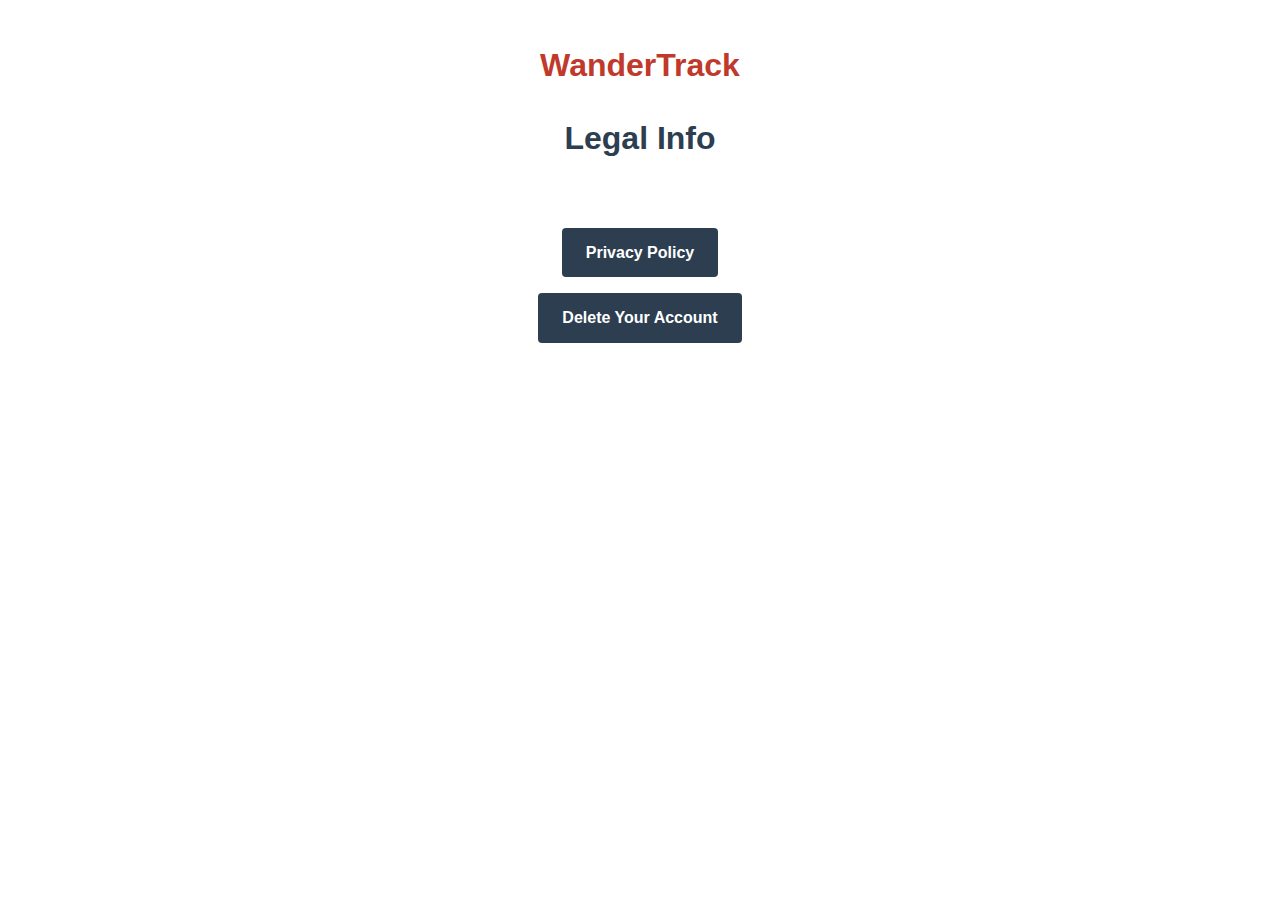
<file: docs/index.html>
<!DOCTYPE html>
<html lang="en">
<head>
    <meta charset="UTF-8">
    <meta name="viewport" content="width=device-width, initial-scale=1">
    <title>WanderTrack – Legal Info</title>
    <link rel="stylesheet" href="css/styles.css">
</head>
<body class="index">
<h1 id="title">WanderTrack</h1>
<h1>Legal Info</h1>
<ul style="list-style:none; padding:0; text-align:center;">
    <li>
        <a class="button" href="privacy.html">Privacy Policy</a>
    </li>
    <li>
        <a class="button" href="delete_account.html">Delete Your Account</a>
    </li>
</ul>
</body>
</html>
</file>
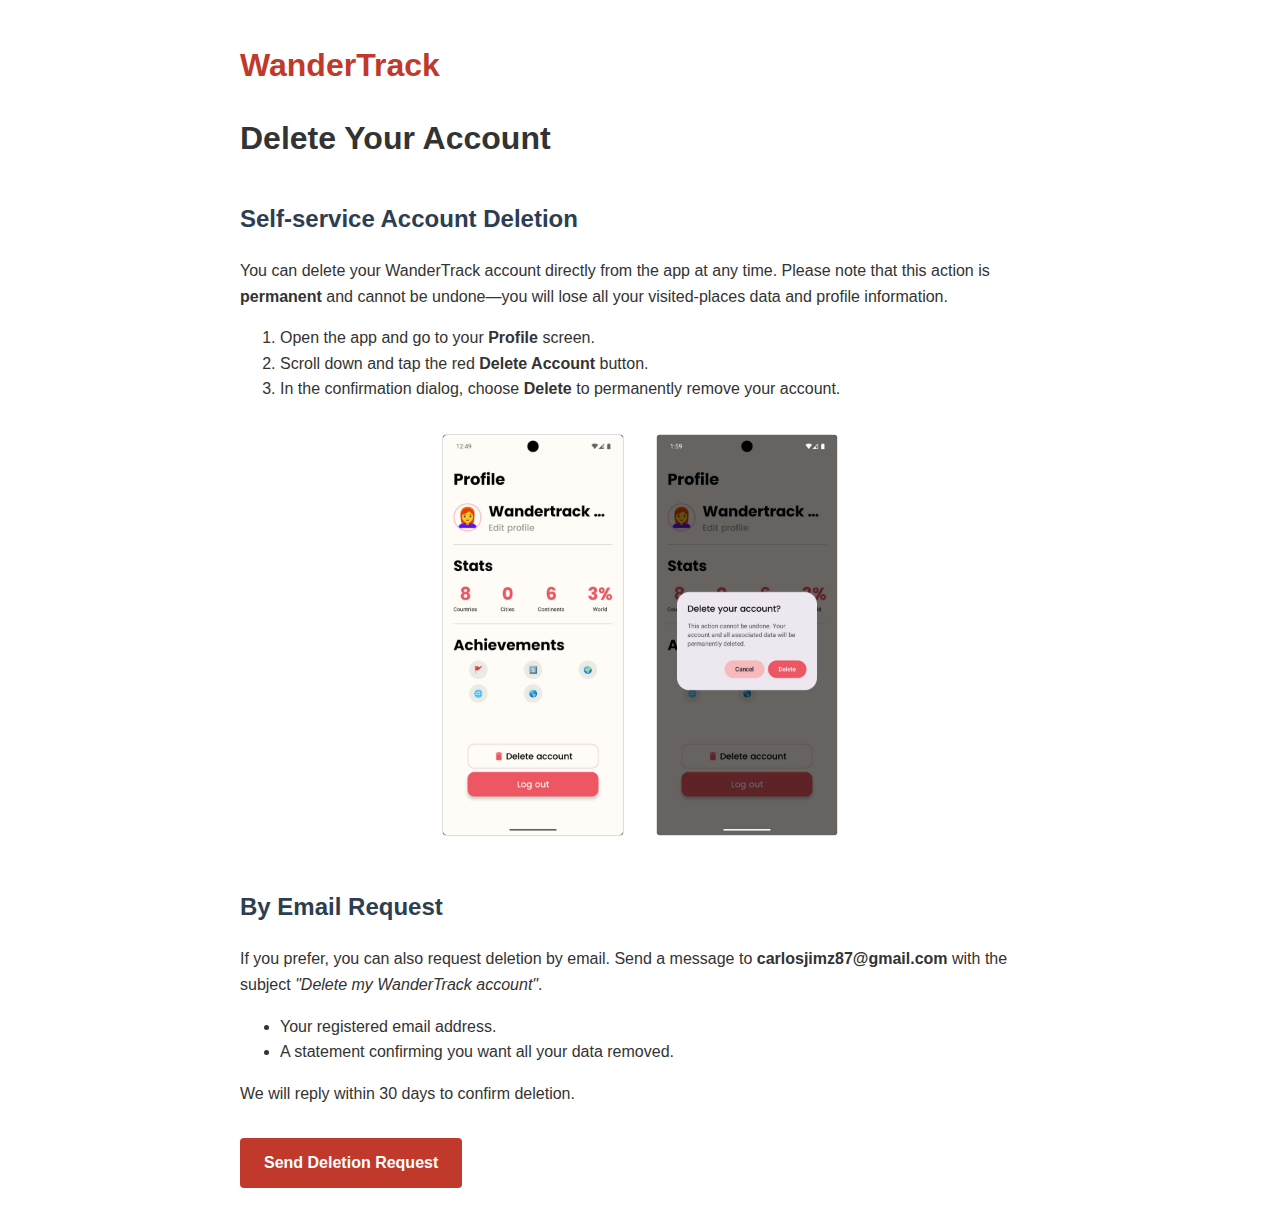
<file: docs/delete_account.html>
<!DOCTYPE html>
<html lang="en">
<head>
    <meta charset="UTF-8">
    <meta name="viewport" content="width=device-width, initial-scale=1">
    <meta name="description" content="Delete Your Account for WanderTrack App" />
    <title>Delete Account – WanderTrack</title>
    <link rel="stylesheet" href="css/styles.css">
</head>
<body>
<h1 id="title">WanderTrack</h1>
<h1>Delete Your Account</h1>

<h2>Self-service Account Deletion</h2>
<p>
    You can delete your WanderTrack account directly from the app at any time.
    Please note that this action is <strong>permanent</strong> and cannot be undone—you will
    lose all your visited-places data and profile information.
</p>
<ol>
    <li>Open the app and go to your <strong>Profile</strong> screen.</li>
    <li>Scroll down and tap the red <strong>Delete Account</strong> button.</li>
    <li>In the confirmation dialog, choose <strong>Delete</strong> to permanently remove your account.</li>
</ol>
<div class="image-row">
    <img
            src="images/delete_account.jpg"
            alt="Profile screen showing the Delete Account button"
    />
    <img
            src="images/delete_account_dialog.jpg"
            alt="Confirmation dialog asking to delete the account"
    />
</div>

<h2>By Email Request</h2>
<p>
    If you prefer, you can also request deletion by email. Send a message to
    <strong>carlosjimz87@gmail.com</strong> with the subject <em>"Delete my WanderTrack account"</em>.
</p>
<ul>
    <li>Your registered email address.</li>
    <li>A statement confirming you want all your data removed.</li>
</ul>
<p>We will reply within 30 days to confirm deletion.</p>
<a class="button"
   href="mailto:carlosjimz87@gmail.com?subject=Delete%20my%20WanderTrack%20account">
    Send Deletion Request
</a>
</body>
</html>
</file>
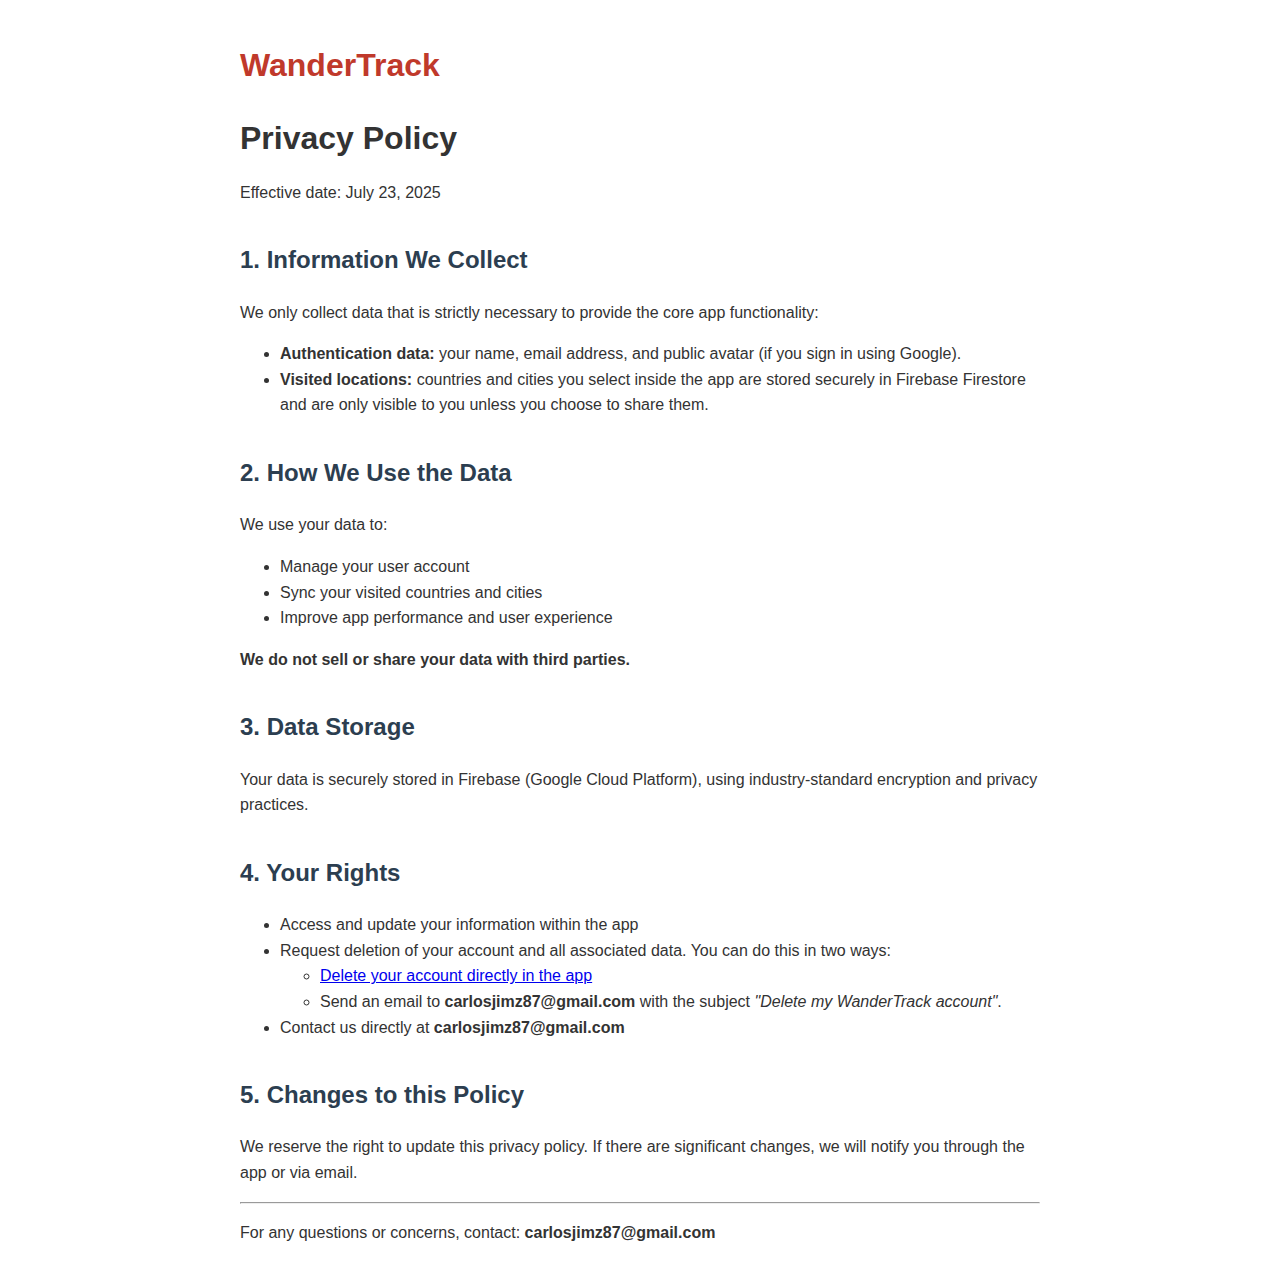
<file: docs/privacy.html>
<!DOCTYPE html>
<html lang="en">
<head>
    <meta charset="UTF-8" />
    <meta name="viewport" content="width=device-width, initial-scale=1.0"/>
    <meta name="description" content="Privacy Policy for WanderTrack App" />
    <title>Privacy Policy – WanderTrack</title>
    <link rel="stylesheet" href="css/styles.css">
</head>
<body>
<h1 id="title">WanderTrack</h1>
<h1>Privacy Policy</h1>
<p>Effective date: July 23, 2025</p>

<h2 id="information-we-collect">1. Information We Collect</h2>
<p>We only collect data that is strictly necessary to provide the core app functionality:</p>
<ul>
    <li><strong>Authentication data:</strong> your name, email address, and public avatar (if you sign in using Google).</li>
    <li><strong>Visited locations:</strong> countries and cities you select inside the app are stored securely in Firebase Firestore and are only visible to you unless you choose to share them.</li>
</ul>

<h2 id="how-we-use-the-data">2. How We Use the Data</h2>
<p>We use your data to:</p>
<ul>
    <li>Manage your user account</li>
    <li>Sync your visited countries and cities</li>
    <li>Improve app performance and user experience</li>
</ul>
<p><strong>We do not sell or share your data with third parties.</strong></p>

<h2 id="data-storage">3. Data Storage</h2>
<p>Your data is securely stored in Firebase (Google Cloud Platform), using industry-standard encryption and privacy practices.</p>

<h2 id="your-rights">4. Your Rights</h2>
<ul>
    <li>Access and update your information within the app</li>
    <li>
        Request deletion of your account and all associated data.
        You can do this in two ways:
        <ul>
            <li>
                <a href="delete_account.html">Delete your account directly in the app</a>
            </li>
            <li>
                Send an email to <strong>carlosjimz87@gmail.com</strong> with the subject
                <em>"Delete my WanderTrack account"</em>.
            </li>
        </ul>
    </li>
    <li>Contact us directly at <strong>carlosjimz87@gmail.com</strong></li>
</ul>

<h2 id="changes-to-this-policy">5. Changes to this Policy</h2>
<p>We reserve the right to update this privacy policy. If there are significant changes, we will notify you through the app or via email.</p>

<hr />
<p>For any questions or concerns, contact: <strong>carlosjimz87@gmail.com</strong></p>
</body>
</html>
</file>
<file: docs/css/styles.css>
/* Shared styles for WanderTrack legal pages */
body {
  max-width: 800px;
  margin: 40px auto;
  font-family: sans-serif;
  padding: 0 20px;
  line-height: 1.6;
  background: #fff;
  color: #333;
}
h1#title {
  color: #c0392b;  /* Delete page headline */
  margin-bottom: 0.5em;
}

h1 {
  color: #c3e50; /* Delete page headline */
  margin-bottom: 0.5em;
}

h2 {
  color: #2c3e50; /* Section headings */
  margin-top: 1.5em;
}

/* Buttons everywhere */
a.button {
  display: inline-block;
  margin-top: 1em;
  padding: 0.75em 1.5em;
  background-color: #c0392b;
  color: white;
  text-decoration: none;
  border-radius: 4px;
  font-weight: bold;
}

a.button:hover {
  background-color: #a02923;
}

/* Index‐page overrides */
.index h1 {
  color: #2c3e50;
  margin-bottom: 1.5em;
  text-align: center;
}

.index a.button {
  background-color: #2c3e50;
}

.index a.button:hover {
  background-color: #1f2a36;
}

/* Image styling */
img {
  max-width: 100%;
  height: auto;
  max-height: 400px;
  margin: 1em 0;
  border: 1px solid #ddd;
  border-radius: 4px;
  object-fit: cover;
}

.image-row {
  display: flex;
  flex-wrap: wrap;
  justify-content: center;
}
.image-row {
  display: flex;
  gap: 2em;
  flex-wrap: wrap;
  justify-content: center;
  border: none;
}
</file>
